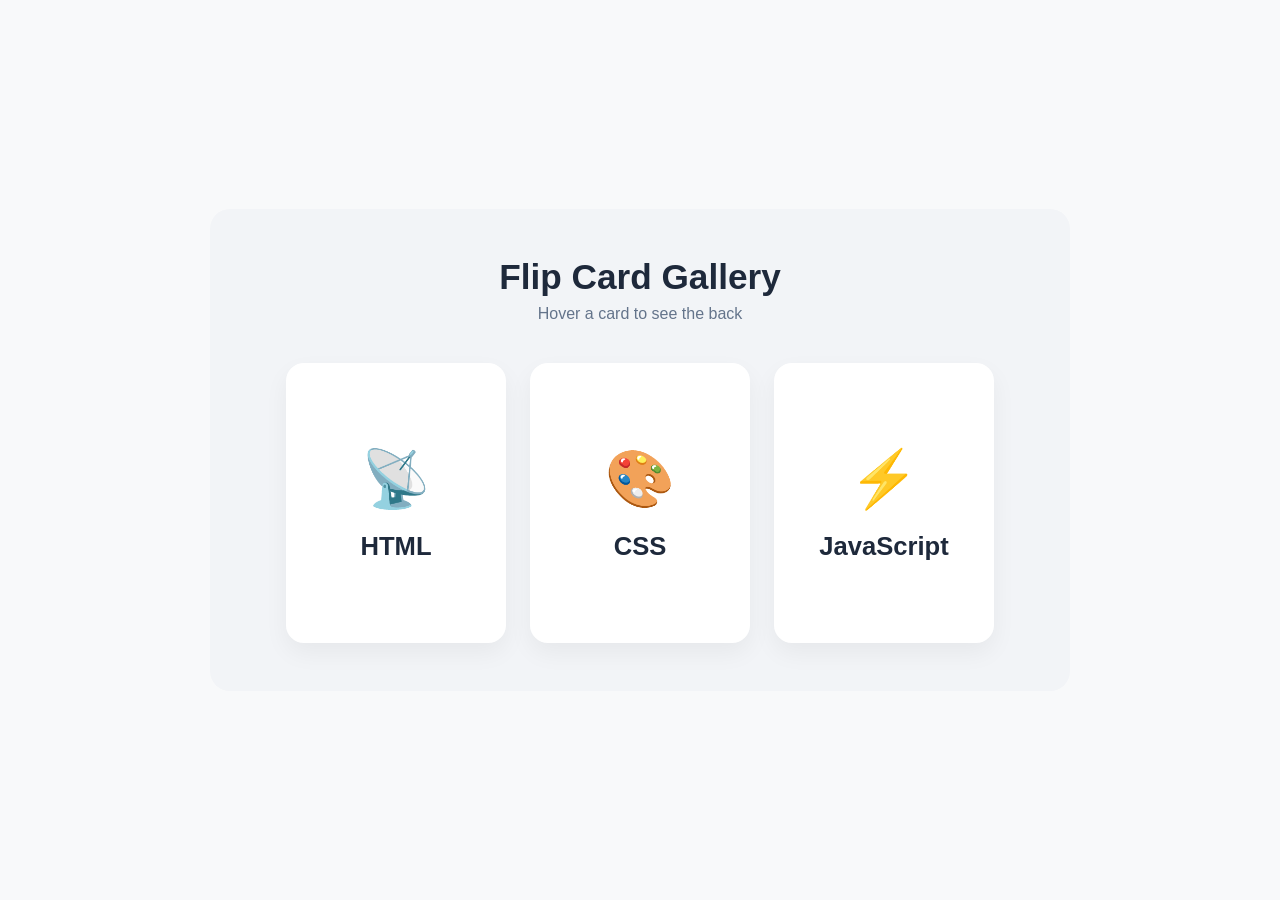
<file: flipcard.html>
<!DOCTYPE html>
<html lang="en">
<head>
    <meta charset="UTF-8">
    <meta name="viewport" content="width=device-width, initial-scale=1.0">
    <title>Flip card</title>
    <link rel="stylesheet" href="flip.css">
</head>
<body>
    <div class="gallery-container">
    <h1 class="gallery-title">Flip Card Gallery</h1>
    <p class="gallery-subtitle">Hover a card to see the back</p>

    <div class="cards-grid">
      <div class="card">
        <div class="card-inner">
          <div class="card-front">
            <div class="icon">📡</div>
            <h3>HTML</h3>
          </div>
          <div class="card-back">
            <h3>HTML</h3>
            <p>The standard markup language used to define and structure web page content.</p>
          </div>
        </div>
      </div>

      <div class="card">
        <div class="card-inner">
          <div class="card-front">
            <div class="icon">🎨</div>
            <h3>CSS</h3>
          </div>
          <div class="card-back">
            <h3>CSS</h3>
            <p>Style sheet language used to describe colors, layout, and visual presentation.</p>
          </div>
        </div>
      </div>

      <div class="card">
        <div class="card-inner">
          <div class="card-front">
            <div class="icon">⚡</div>
            <h3>JavaScript</h3>
          </div>
          <div class="card-back">
            <h3>JavaScript</h3>
            <p>Programming language that provides dynamic interactions and logic on web pages.</p>
          </div>
        </div>
      </div>
    </div>
  </div>
</body>
</html>
</file>
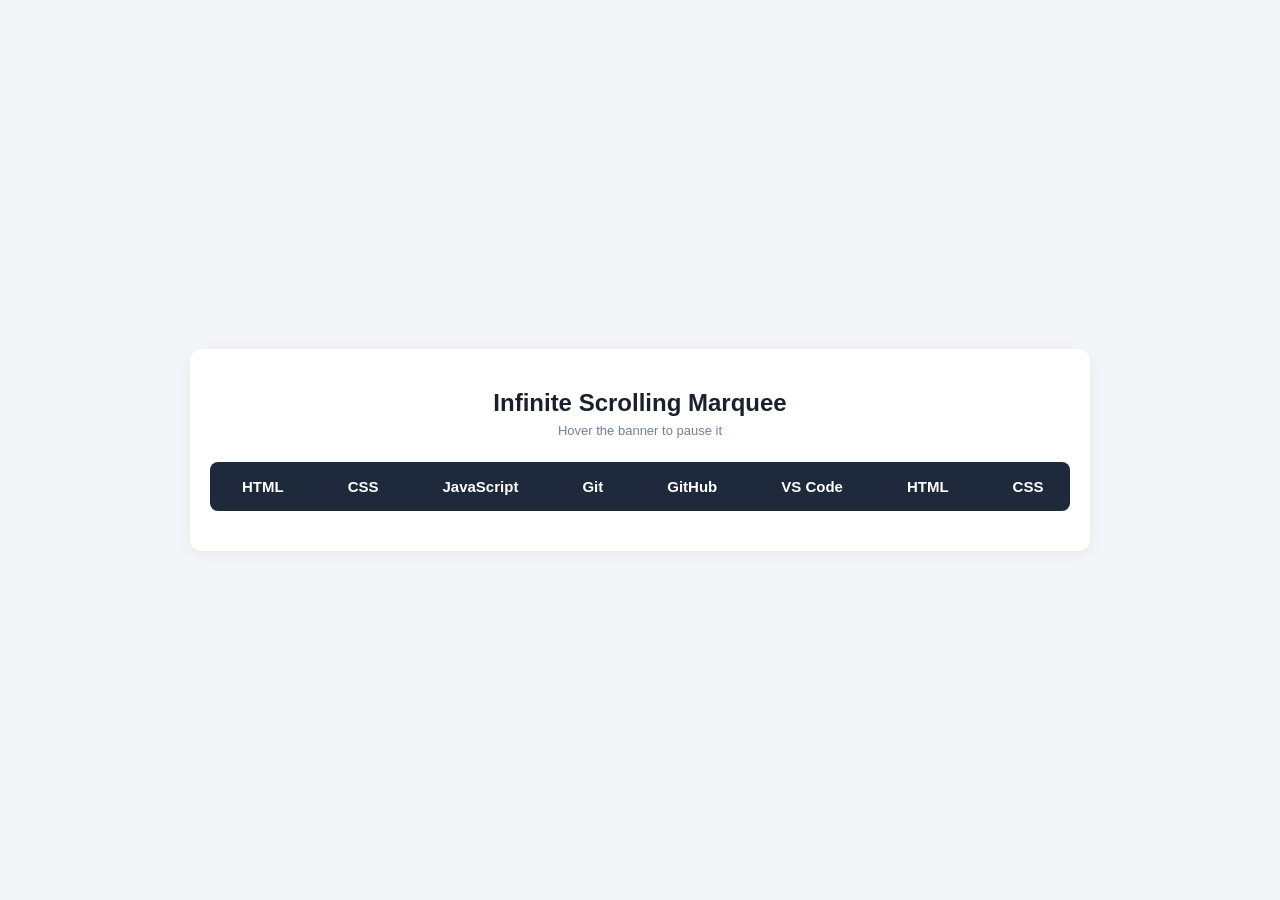
<file: infinitescroll.html>
<!DOCTYPE html> 
<html lang="en">
<head>
    <meta charset="UTF-8">
    <meta name="viewport" content="width=device-width, initial-scale=1.0">
    <title>Infinite Scrolling Marquee</title>
    <link rel="stylesheet" href = "ex3.css">
</head>
<body>
    <div class="container">
    <h2>Infinite Scrolling Marquee</h2>
    <p class="subtitle">Hover the banner to pause it</p>

    <div class="marquee-container">
      <div class="marquee-content">
        <div class="marquee-item">HTML</div>
        <div class="marquee-item">CSS</div>
        <div class="marquee-item">JavaScript</div>
        <div class="marquee-item">Git</div>
        <div class="marquee-item">GitHub</div>
        <div class="marquee-item">VS Code</div>

        <div class="marquee-item">HTML</div>
        <div class="marquee-item">CSS</div>
        <div class="marquee-item">JavaScript</div>
        <div class="marquee-item">Git</div>
        <div class="marquee-item">GitHub</div>
        <div class="marquee-item">VS Code</div>
      </div>
    </div>
  </div>
</body>
</html>
</file>
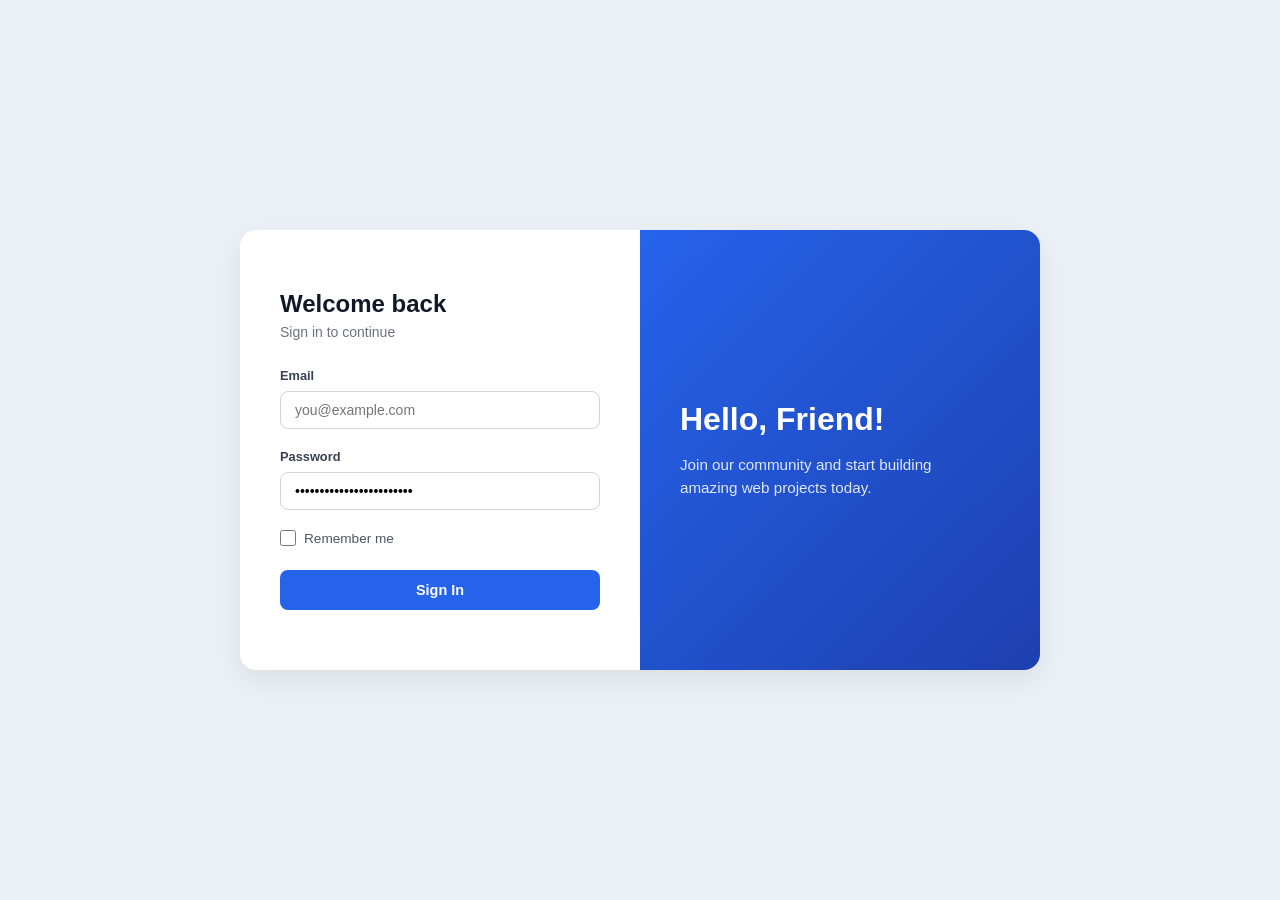
<file: loginsignup.html>
<!DOCTYPE html>
<html lang = "en">
<head>
    <meta charset = 'utf=8'>
    <meta name = "viewport" content="width=device-width, initial-scale=1.0">
    <title>Login / Sign-up Card</title>  
    <link rel = "stylesheet" href = "loginform.css">
</head>
<body>
    <div class="card-container">
    <div class="form-section">
      <h2>Welcome back</h2>
      <p class="subtitle">Sign in to continue</p>
      
      <form action="#">
        <div class="input-group">
          <label for="email">Email</label>
          <input type="email" id="email" placeholder="you@example.com" required>
        </div>
        
        <div class="input-group">
          <label for="password">Password</label>
          <input type="password" id="password" value="••••••••" required>
        </div>
        
        <div class="checkbox-group">
          <input type="checkbox" id="remember">
          <label for="remember">Remember me</label>
        </div>
        
        <button type="submit" class="btn-submit">Sign In</button>
      </form>
    </div>
    <div class="panel-section">
      <h1>Hello, Friend!</h1>
      <p>Join our community and start building amazing web projects today.</p>
    </div>
  </div>
</body>
</html>
</file>
<file: flip.css>
* {
      box-sizing: border-box;
      margin: 0;
      padding: 0;
    }

    body {
      font-family: -apple-system, BlinkMacSystemFont, "Segoe UI", Roboto, sans-serif;
      background-color: #f8f9fa;
      display: flex;
      justify-content: center;
      align-items: center;
      min-height: 100vh;
      padding: 20px;
    }

    .gallery-container {
      background-color: #f2f4f7;
      padding: 48px 36px;
      border-radius: 20px;
      text-align: center;
      max-width: 860px;
      width: 100%;
    }

    .gallery-title {
      font-size: 2.2rem;
      font-weight: 800;
      color: #1e293b;
      margin-bottom: 8px;
    }

    .gallery-subtitle {
      font-size: 1rem;
      color: #64748b;
      margin-bottom: 40px;
    }

    .cards-grid {
      display: flex;
      gap: 24px;
      justify-content: center;
      flex-wrap: wrap;
    }

    .card {
      width: 220px;
      height: 280px;
      perspective: 1000px;
    }

    .card-inner {
      position: relative;
      width: 100%;
      height: 100%;
      text-align: center;
      transition: transform 0.6s cubic-bezier(0.4, 0, 0.2, 1);
      transform-style: preserve-3d;
      border-radius: 18px;
    }

    .card:hover .card-inner {
      transform: rotateY(180deg);
    }

    .card-front,
    .card-back {
      position: absolute;
      width: 100%;
      height: 100%;
      backface-visibility: hidden; /* Hides back when turned away */
      border-radius: 18px;
      background-color: #ffffff;
      box-shadow: 0 10px 25px rgba(0, 0, 0, 0.05);
      display: flex;
      flex-direction: column;
      align-items: center;
      justify-content: center;
      padding: 24px;
    }

    .card-front .icon {
      font-size: 3.5rem;
      margin-bottom: 20px;
    }

    .card-front h3 {
      font-size: 1.6rem;
      font-weight: 800;
      color: #1e293b;
    }

    .card-back {
      transform: rotateY(180deg);
      background-color: #ffffff;
      color: #334155;
    }

    .card-back h3 {
      font-size: 1.25rem;
      font-weight: 700;
      margin-bottom: 12px;
      color: #0f172a;
    }

    .card-back p {
      font-size: 0.9rem;
      line-height: 1.5;
      color: #64748b;
    }
</file>
<file: ex3.css>
* {
      box-sizing: border-box;
      margin: 0;
      padding: 0;
    }

    body {
      font-family: -apple-system, BlinkMacSystemFont, "Segoe UI", Roboto, Helvetica, Arial, sans-serif;
      background-color: #f4f5f8;
      display: flex;
      flex-direction: column;
      align-items: center;
      justify-content: center;
      min-height: 100vh;
      padding: 20px;
    }

    .container {
      text-align: center;
      width: 100%;
      max-width: 900px;
      background: #ffffff;
      padding: 40px 20px;
      border-radius: 12px;
      box-shadow: 0 4px 15px rgba(0, 0, 0, 0.05);
    }

    h2 {
      font-size: 24px;
      color: #1a202c;
      margin-bottom: 6px;
    }

    p.subtitle {
      font-size: 13px;
      color: #718096;
      margin-bottom: 24px;
    }

    .marquee-container {
      width: 100%;
      overflow: hidden;
      background-color: #1e293b;
      border-radius: 8px;
      display: flex;
      position: relative;
    }

    .marquee-content {
      display: flex;
      align-items: center;
      white-space: nowrap;
      animation: scroll 15s linear infinite;
    }

    .marquee-container:hover .marquee-content {
      animation-play-state: paused;
    }

    .marquee-item {
      padding: 16px 32px;
      color: #ffffff;
      font-weight: 700;
      font-size: 15px;
      user-select: none;
    }

    @keyframes scroll {
      0% {
        transform: translateX(0);
      }
      100% {
        transform: translateX(-50%); /* Dịch chuyển đúng 1 nửa (nửa nội dung lặp) */
      }
    }
</file>
<file: loginform.css>
* {
      box-sizing: border-box;
      margin: 0;
      padding: 0;
      font-family: -apple-system, BlinkMacSystemFont, "Segoe UI", Roboto, Helvetica, Arial, sans-serif;
    }

    body {
      min-height: 100vh;
      display: flex;
      justify-content: center;
      align-items: center;
      background-color: #ebf1f6;
      padding: 20px;
    }

    /* Centered Card Container */
    .card-container {
      display: flex;
      width: 100%;
      max-width: 800px;
      min-height: 440px;
      background-color: #ffffff;
      border-radius: 16px;
      box-shadow: 0 10px 30px rgba(0, 0, 0, 0.08);
      overflow: hidden; /* Enforces border-radius on children */
    }

    /* Left Section: Form */
    .form-section {
      flex: 1;
      padding: 48px 40px;
      display: flex;
      flex-direction: column;
      justify-content: center;
    }

    .form-section h2 {
      font-size: 1.5rem;
      font-weight: 700;
      color: #111827;
      margin-bottom: 6px;
    }

    .subtitle {
      font-size: 0.875rem;
      color: #6b7280;
      margin-bottom: 28px;
    }

    .input-group {
      margin-bottom: 20px;
    }

    .input-group label {
      display: block;
      font-size: 0.8rem;
      font-weight: 700;
      color: #374151;
      margin-bottom: 8px;
    }

    .input-group input[type="email"],
    .input-group input[type="password"] {
      width: 100%;
      padding: 10px 14px;
      font-size: 0.875rem;
      border: 1px solid #d1d5db;
      border-radius: 8px;
      outline: none;
      transition: border-color 0.2s ease, box-shadow 0.2s ease;
    }

    .input-group input[type="email"]:focus,
    .input-group input[type="password"]:focus {
      border-color: #2563eb;
      box-shadow: 0 0 0 3px rgba(37, 99, 235, 0.15);
    }

    /* Checkbox Styles */
    .checkbox-group {
      display: flex;
      align-items: center;
      gap: 8px;
      margin-bottom: 24px;
    }

    .checkbox-group input[type="checkbox"] {
      width: 16px;
      height: 16px;
      accent-color: #2563eb;
      cursor: pointer;
    }

    .checkbox-group label {
      font-size: 0.85rem;
      color: #4b5563;
      cursor: pointer;
    }

    /* Button */
    .btn-submit {
      width: 100%;
      padding: 12px;
      background-color: #2563eb;
      color: #ffffff;
      font-size: 0.9rem;
      font-weight: 600;
      border: none;
      border-radius: 8px;
      cursor: pointer;
      transition: background-color 0.2s ease;
    }

    .btn-submit:hover {
      background-color: #1d4ed8;
    }

    /* Right Section: Decorative Panel */
    .panel-section {
      flex: 1;
      background: linear-gradient(135deg, #2563eb, #1e40af);
      color: #ffffff;
      padding: 48px 40px;
      display: flex;
      flex-direction: column;
      justify-content: center;
      align-items: flex-start;
    }

    .panel-section h1 {
      font-size: 2rem;
      font-weight: 700;
      margin-bottom: 16px;
    }

    .panel-section p {
      font-size: 0.95rem;
      line-height: 1.5;
      color: #e0e7ff;
      max-width: 280px;
    }

    /* Responsive Design for Small Screens */
    @media (max-width: 640px) {
      .card-container {
        flex-direction: column;
      }
      
      .panel-section {
        order: -1; /* Place panel on top on mobile layout */
        align-items: center;
        text-align: center;
        padding: 36px 24px;
      }
      
      .form-section {
        padding: 32px 24px;
      }
    }
</file>
